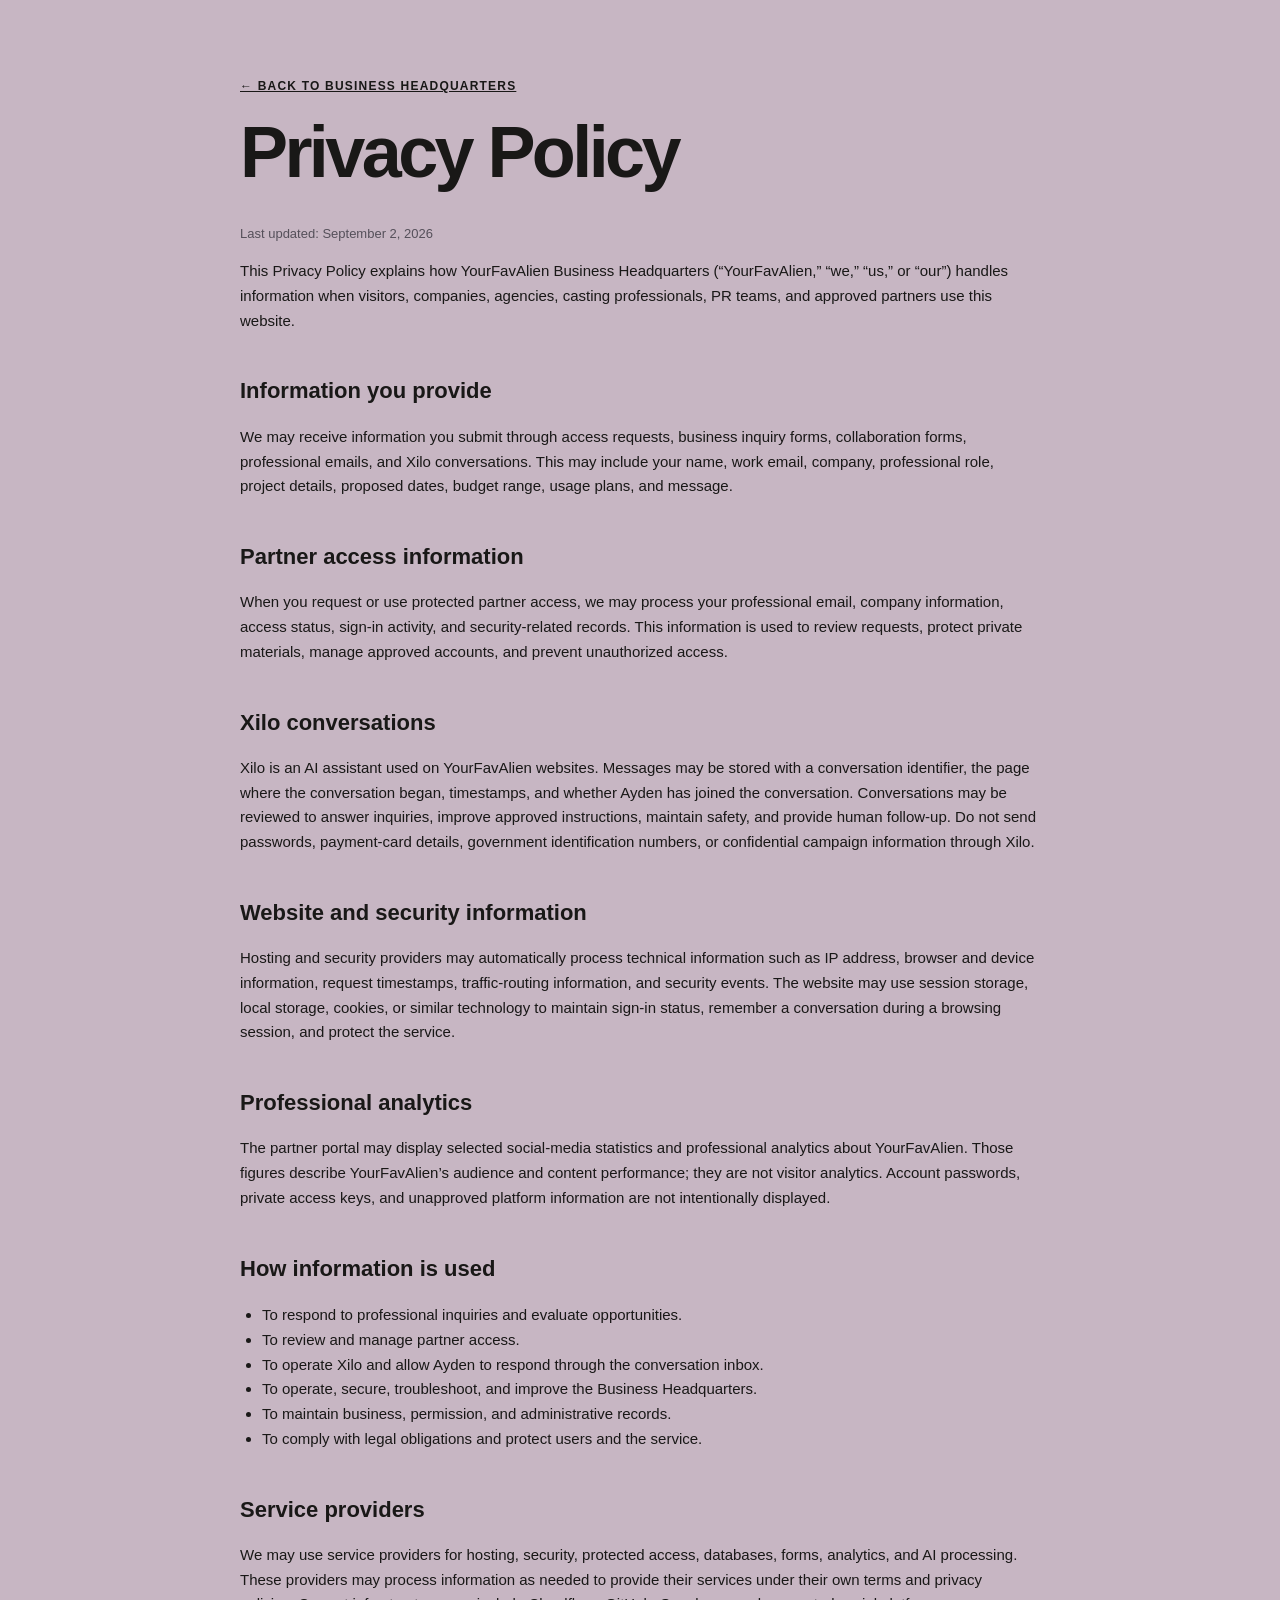
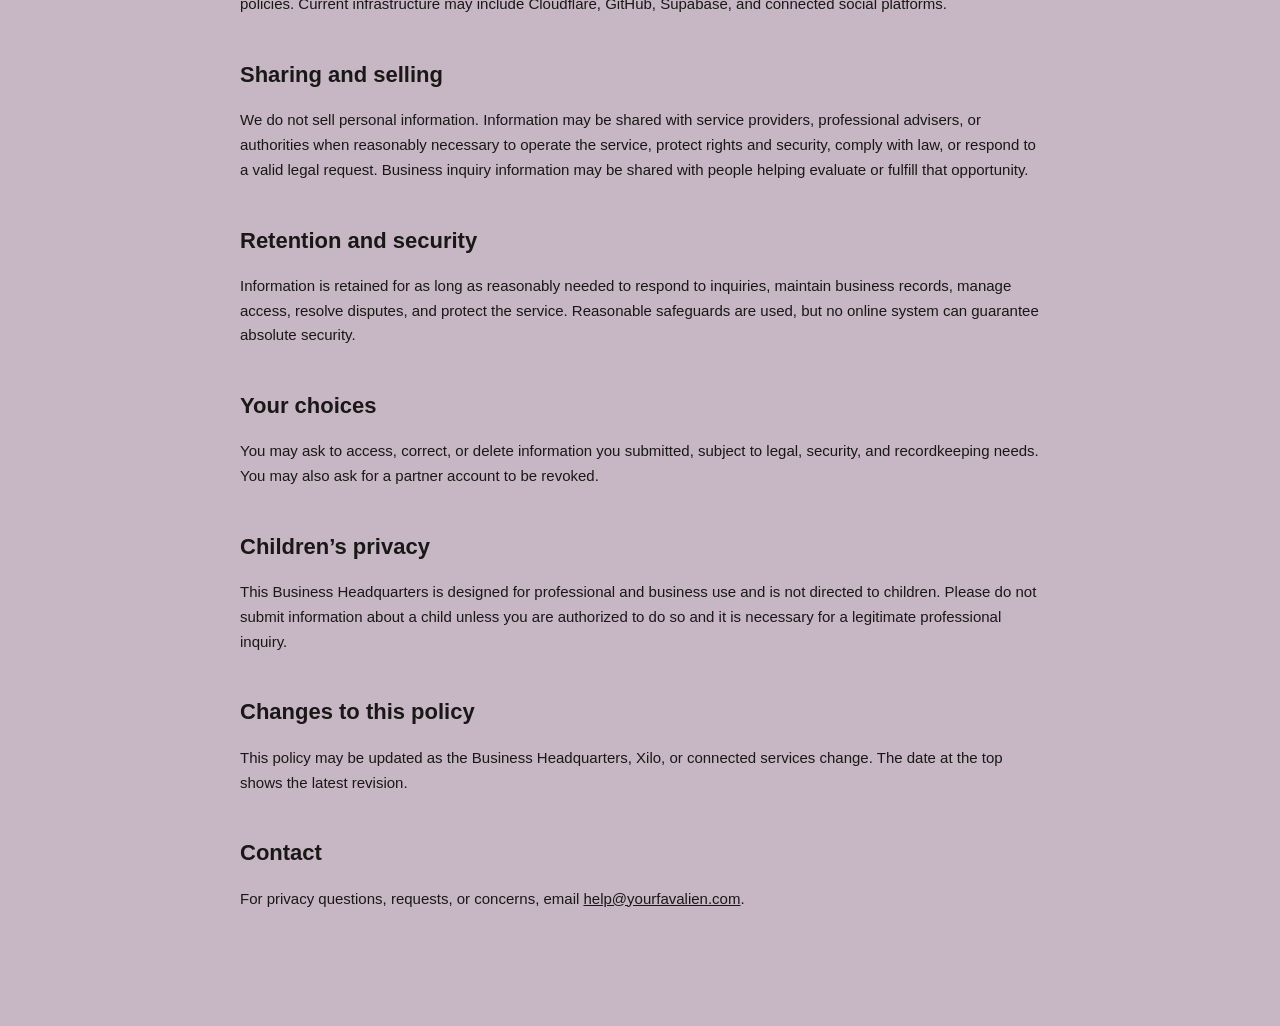
<file: privacy.html>
<!doctype html><html lang="en"><head><meta charset="utf-8"><meta name="viewport" content="width=device-width,initial-scale=1"><title>Privacy Policy — YourFavAlien Business Headquarters</title><style>body{margin:0;background:#c7b6c3;color:#191817;font-family:Arial,sans-serif;line-height:1.65}main{max-width:800px;margin:auto;padding:72px 24px 100px}a{color:inherit}h1{font-size:clamp(42px,8vw,72px);line-height:.95;letter-spacing:-.05em;margin:20px 0 36px}h2{margin:40px 0 10px;font-size:22px}p,li{font-size:15px}.back{font-size:12px;font-weight:bold;letter-spacing:.1em;text-transform:uppercase}.updated{color:#55505a;font-size:13px}ul{padding-left:22px}</style></head><body><main>
<a class="back" href="/">← Back to Business Headquarters</a><h1>Privacy Policy</h1><p class="updated">Last updated: September 2, 2026</p>
<p>This Privacy Policy explains how YourFavAlien Business Headquarters (“YourFavAlien,” “we,” “us,” or “our”) handles information when visitors, companies, agencies, casting professionals, PR teams, and approved partners use this website.</p>
<h2>Information you provide</h2><p>We may receive information you submit through access requests, business inquiry forms, collaboration forms, professional emails, and Xilo conversations. This may include your name, work email, company, professional role, project details, proposed dates, budget range, usage plans, and message.</p>
<h2>Partner access information</h2><p>When you request or use protected partner access, we may process your professional email, company information, access status, sign-in activity, and security-related records. This information is used to review requests, protect private materials, manage approved accounts, and prevent unauthorized access.</p>
<h2>Xilo conversations</h2><p>Xilo is an AI assistant used on YourFavAlien websites. Messages may be stored with a conversation identifier, the page where the conversation began, timestamps, and whether Ayden has joined the conversation. Conversations may be reviewed to answer inquiries, improve approved instructions, maintain safety, and provide human follow-up. Do not send passwords, payment-card details, government identification numbers, or confidential campaign information through Xilo.</p>
<h2>Website and security information</h2><p>Hosting and security providers may automatically process technical information such as IP address, browser and device information, request timestamps, traffic-routing information, and security events. The website may use session storage, local storage, cookies, or similar technology to maintain sign-in status, remember a conversation during a browsing session, and protect the service.</p>
<h2>Professional analytics</h2><p>The partner portal may display selected social-media statistics and professional analytics about YourFavAlien. Those figures describe YourFavAlien’s audience and content performance; they are not visitor analytics. Account passwords, private access keys, and unapproved platform information are not intentionally displayed.</p>
<h2>How information is used</h2><ul><li>To respond to professional inquiries and evaluate opportunities.</li><li>To review and manage partner access.</li><li>To operate Xilo and allow Ayden to respond through the conversation inbox.</li><li>To operate, secure, troubleshoot, and improve the Business Headquarters.</li><li>To maintain business, permission, and administrative records.</li><li>To comply with legal obligations and protect users and the service.</li></ul>
<h2>Service providers</h2><p>We may use service providers for hosting, security, protected access, databases, forms, analytics, and AI processing. These providers may process information as needed to provide their services under their own terms and privacy policies. Current infrastructure may include Cloudflare, GitHub, Supabase, and connected social platforms.</p>
<h2>Sharing and selling</h2><p>We do not sell personal information. Information may be shared with service providers, professional advisers, or authorities when reasonably necessary to operate the service, protect rights and security, comply with law, or respond to a valid legal request. Business inquiry information may be shared with people helping evaluate or fulfill that opportunity.</p>
<h2>Retention and security</h2><p>Information is retained for as long as reasonably needed to respond to inquiries, maintain business records, manage access, resolve disputes, and protect the service. Reasonable safeguards are used, but no online system can guarantee absolute security.</p>
<h2>Your choices</h2><p>You may ask to access, correct, or delete information you submitted, subject to legal, security, and recordkeeping needs. You may also ask for a partner account to be revoked.</p>
<h2>Children’s privacy</h2><p>This Business Headquarters is designed for professional and business use and is not directed to children. Please do not submit information about a child unless you are authorized to do so and it is necessary for a legitimate professional inquiry.</p>
<h2>Changes to this policy</h2><p>This policy may be updated as the Business Headquarters, Xilo, or connected services change. The date at the top shows the latest revision.</p>
<h2>Contact</h2><p>For privacy questions, requests, or concerns, email <a href="mailto:help@yourfavalien.com">help@yourfavalien.com</a>.</p>
</main></body></html>
</file>
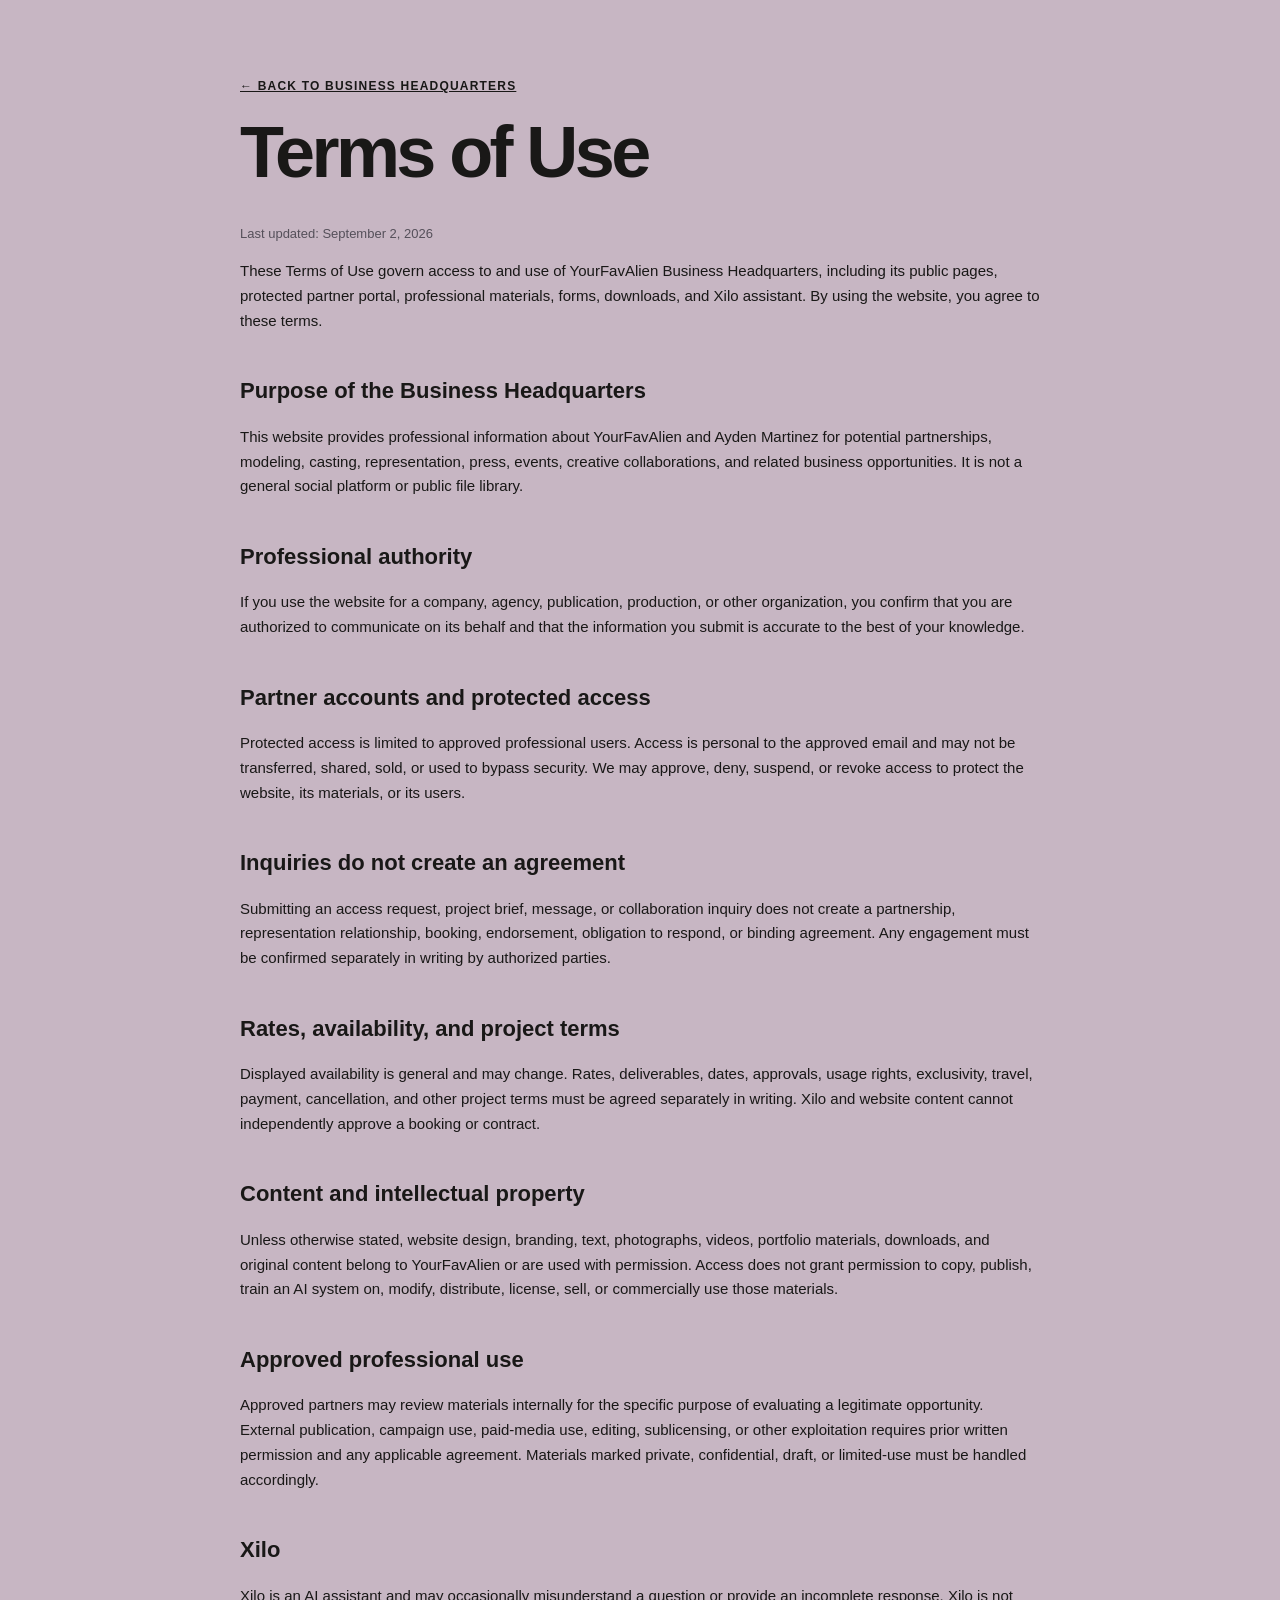
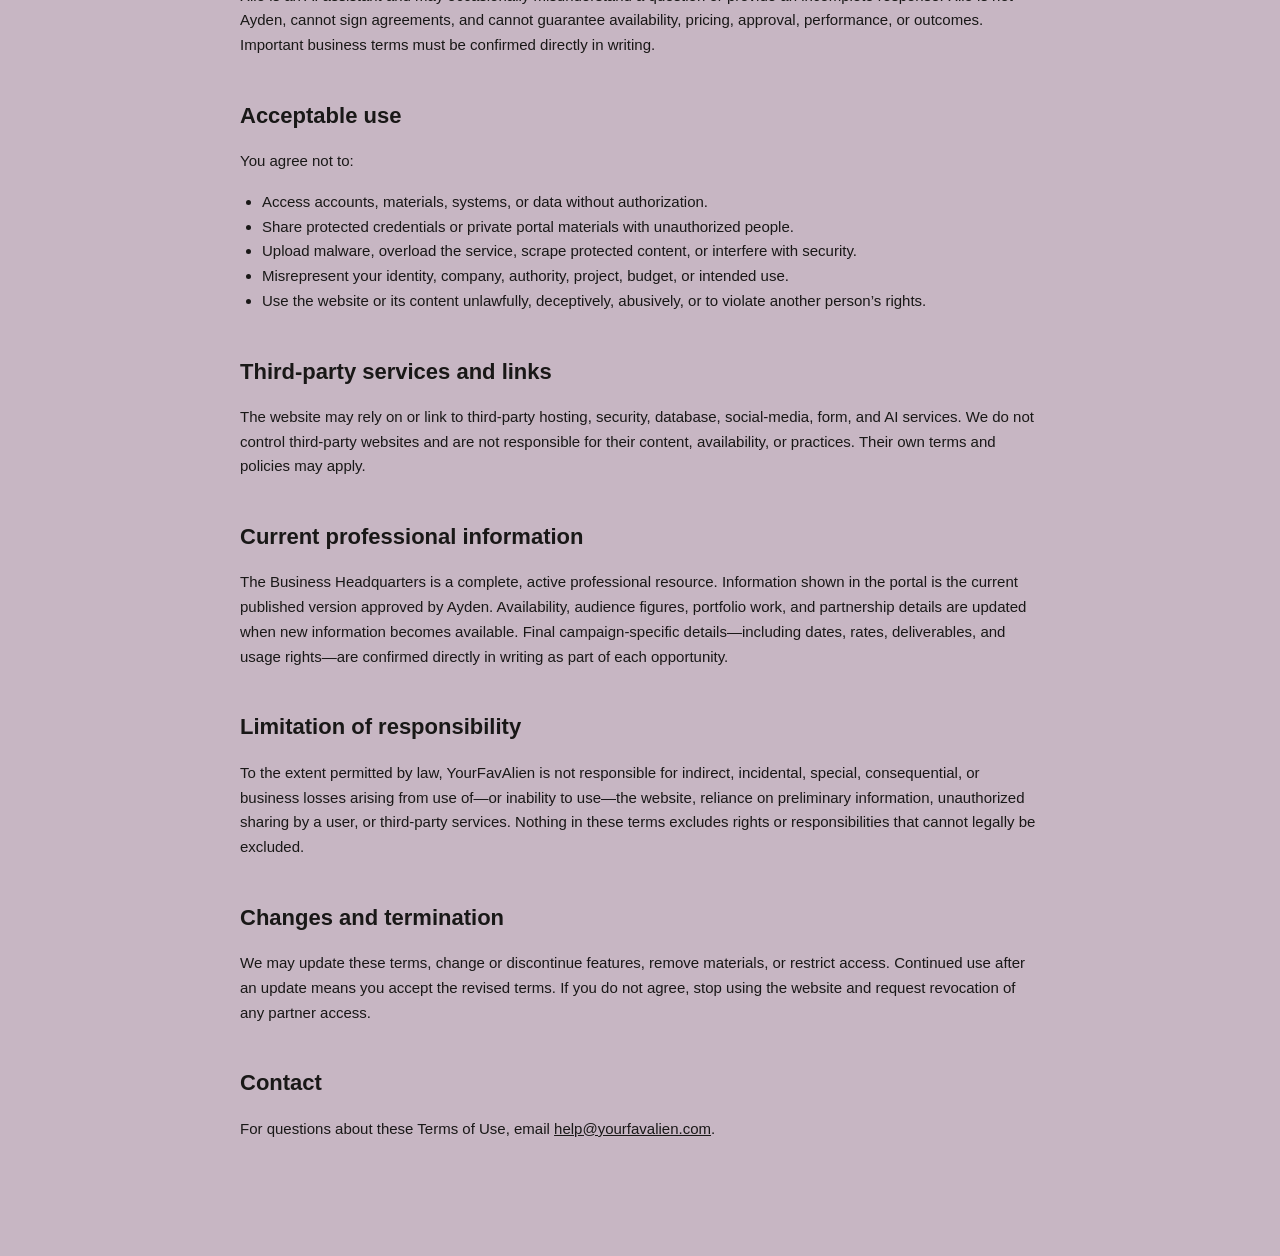
<file: terms.html>
<!doctype html><html lang="en"><head><meta charset="utf-8"><meta name="viewport" content="width=device-width,initial-scale=1"><title>Terms of Use — YourFavAlien Business Headquarters</title><style>body{margin:0;background:#c7b6c3;color:#191817;font-family:Arial,sans-serif;line-height:1.65}main{max-width:800px;margin:auto;padding:72px 24px 100px}a{color:inherit}h1{font-size:clamp(42px,8vw,72px);line-height:.95;letter-spacing:-.05em;margin:20px 0 36px}h2{margin:40px 0 10px;font-size:22px}p,li{font-size:15px}.back{font-size:12px;font-weight:bold;letter-spacing:.1em;text-transform:uppercase}.updated{color:#55505a;font-size:13px}ul{padding-left:22px}</style></head><body><main>
<a class="back" href="/">← Back to Business Headquarters</a><h1>Terms of Use</h1><p class="updated">Last updated: September 2, 2026</p>
<p>These Terms of Use govern access to and use of YourFavAlien Business Headquarters, including its public pages, protected partner portal, professional materials, forms, downloads, and Xilo assistant. By using the website, you agree to these terms.</p>
<h2>Purpose of the Business Headquarters</h2><p>This website provides professional information about YourFavAlien and Ayden Martinez for potential partnerships, modeling, casting, representation, press, events, creative collaborations, and related business opportunities. It is not a general social platform or public file library.</p>
<h2>Professional authority</h2><p>If you use the website for a company, agency, publication, production, or other organization, you confirm that you are authorized to communicate on its behalf and that the information you submit is accurate to the best of your knowledge.</p>
<h2>Partner accounts and protected access</h2><p>Protected access is limited to approved professional users. Access is personal to the approved email and may not be transferred, shared, sold, or used to bypass security. We may approve, deny, suspend, or revoke access to protect the website, its materials, or its users.</p>
<h2>Inquiries do not create an agreement</h2><p>Submitting an access request, project brief, message, or collaboration inquiry does not create a partnership, representation relationship, booking, endorsement, obligation to respond, or binding agreement. Any engagement must be confirmed separately in writing by authorized parties.</p>
<h2>Rates, availability, and project terms</h2><p>Displayed availability is general and may change. Rates, deliverables, dates, approvals, usage rights, exclusivity, travel, payment, cancellation, and other project terms must be agreed separately in writing. Xilo and website content cannot independently approve a booking or contract.</p>
<h2>Content and intellectual property</h2><p>Unless otherwise stated, website design, branding, text, photographs, videos, portfolio materials, downloads, and original content belong to YourFavAlien or are used with permission. Access does not grant permission to copy, publish, train an AI system on, modify, distribute, license, sell, or commercially use those materials.</p>
<h2>Approved professional use</h2><p>Approved partners may review materials internally for the specific purpose of evaluating a legitimate opportunity. External publication, campaign use, paid-media use, editing, sublicensing, or other exploitation requires prior written permission and any applicable agreement. Materials marked private, confidential, draft, or limited-use must be handled accordingly.</p>
<h2>Xilo</h2><p>Xilo is an AI assistant and may occasionally misunderstand a question or provide an incomplete response. Xilo is not Ayden, cannot sign agreements, and cannot guarantee availability, pricing, approval, performance, or outcomes. Important business terms must be confirmed directly in writing.</p>
<h2>Acceptable use</h2><p>You agree not to:</p><ul><li>Access accounts, materials, systems, or data without authorization.</li><li>Share protected credentials or private portal materials with unauthorized people.</li><li>Upload malware, overload the service, scrape protected content, or interfere with security.</li><li>Misrepresent your identity, company, authority, project, budget, or intended use.</li><li>Use the website or its content unlawfully, deceptively, abusively, or to violate another person’s rights.</li></ul>
<h2>Third-party services and links</h2><p>The website may rely on or link to third-party hosting, security, database, social-media, form, and AI services. We do not control third-party websites and are not responsible for their content, availability, or practices. Their own terms and policies may apply.</p>
<h2>Current professional information</h2><p>The Business Headquarters is a complete, active professional resource. Information shown in the portal is the current published version approved by Ayden. Availability, audience figures, portfolio work, and partnership details are updated when new information becomes available. Final campaign-specific details—including dates, rates, deliverables, and usage rights—are confirmed directly in writing as part of each opportunity.</p>
<h2>Limitation of responsibility</h2><p>To the extent permitted by law, YourFavAlien is not responsible for indirect, incidental, special, consequential, or business losses arising from use of—or inability to use—the website, reliance on preliminary information, unauthorized sharing by a user, or third-party services. Nothing in these terms excludes rights or responsibilities that cannot legally be excluded.</p>
<h2>Changes and termination</h2><p>We may update these terms, change or discontinue features, remove materials, or restrict access. Continued use after an update means you accept the revised terms. If you do not agree, stop using the website and request revocation of any partner access.</p>
<h2>Contact</h2><p>For questions about these Terms of Use, email <a href="mailto:help@yourfavalien.com">help@yourfavalien.com</a>.</p>
</main></body></html>
</file>
